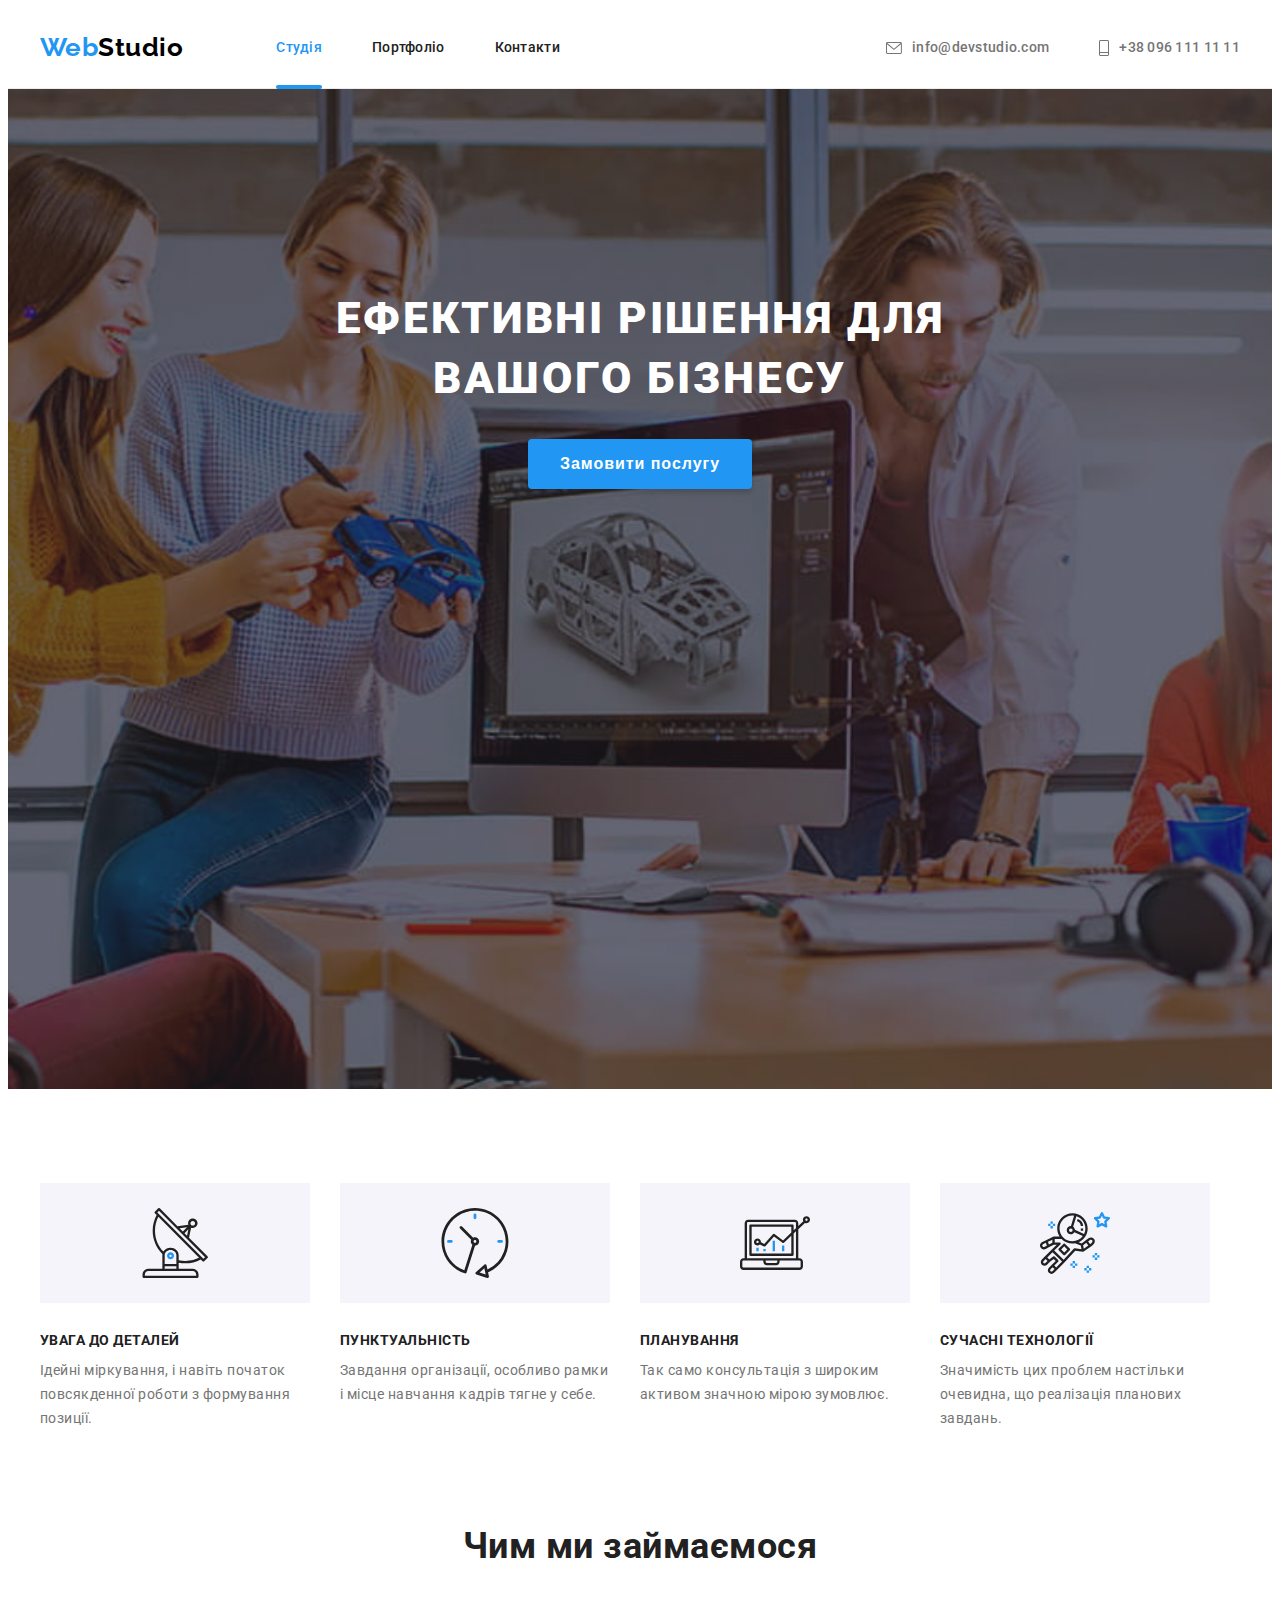
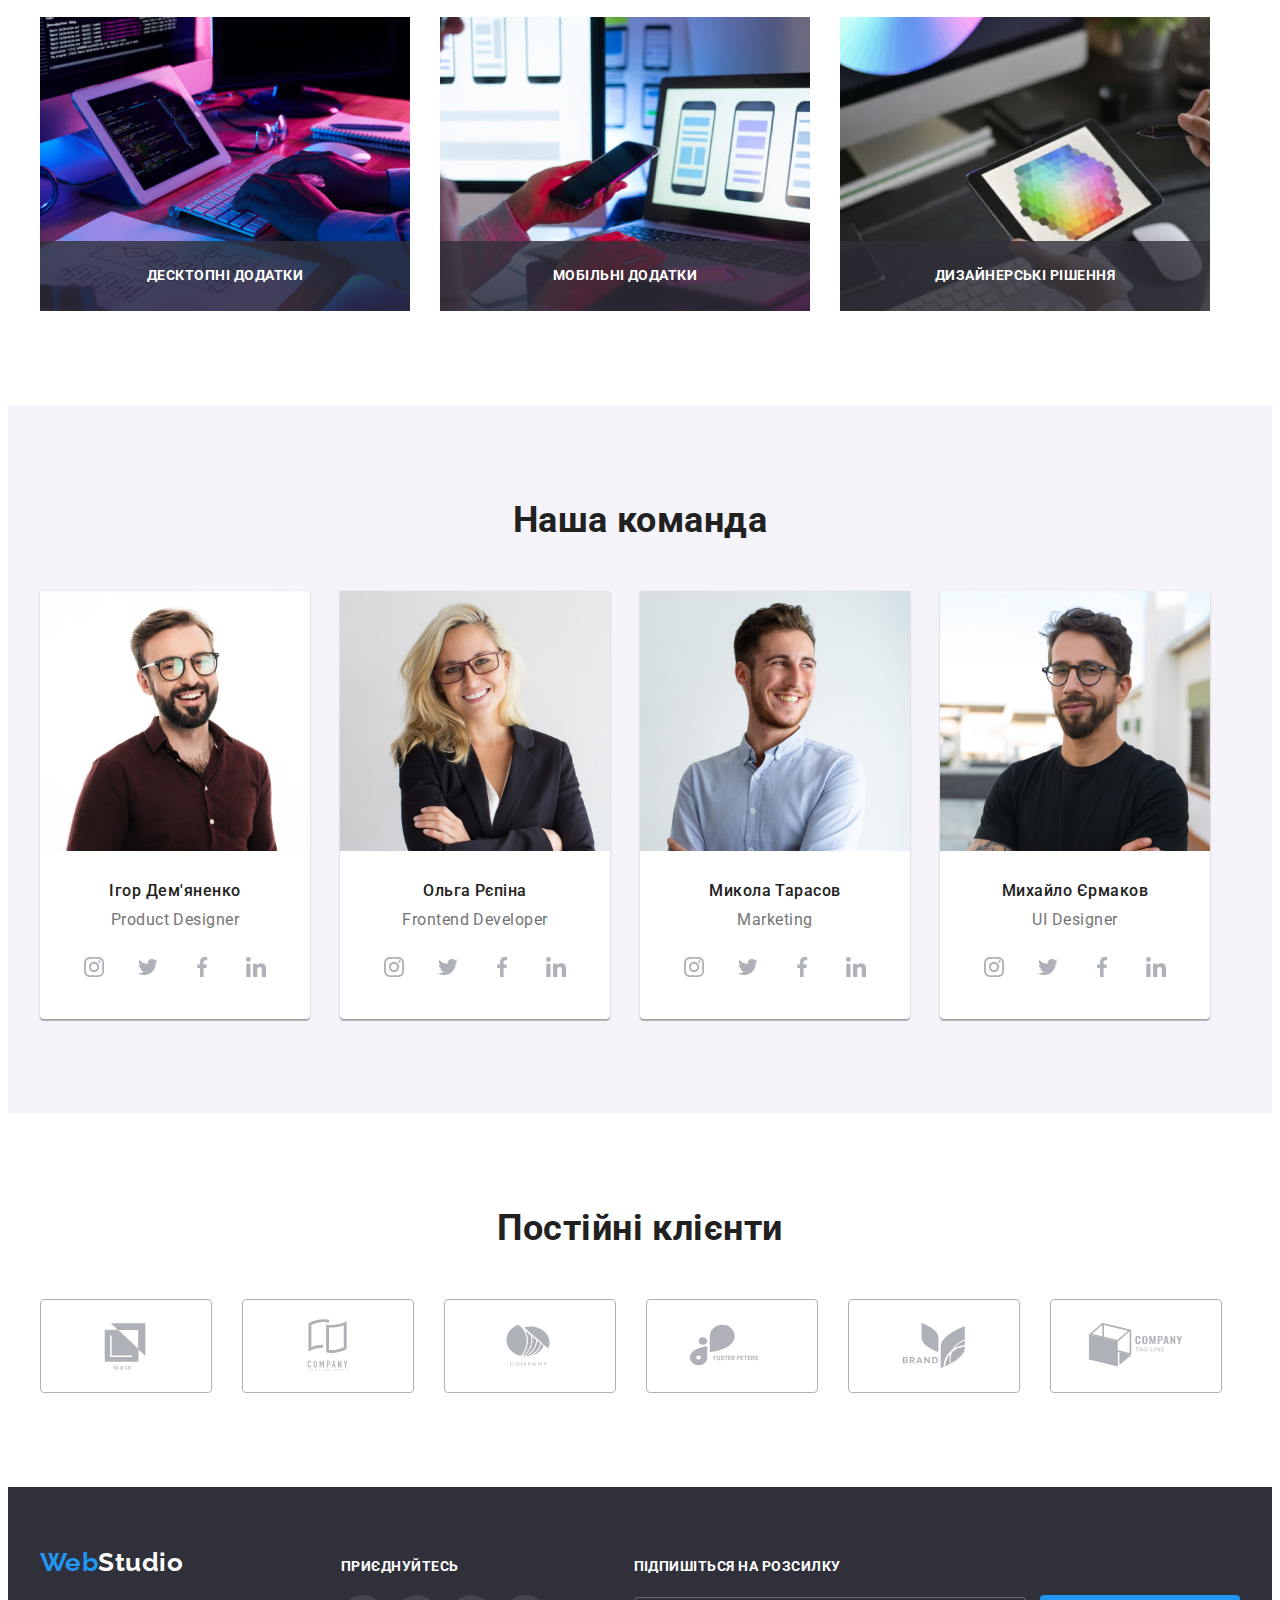
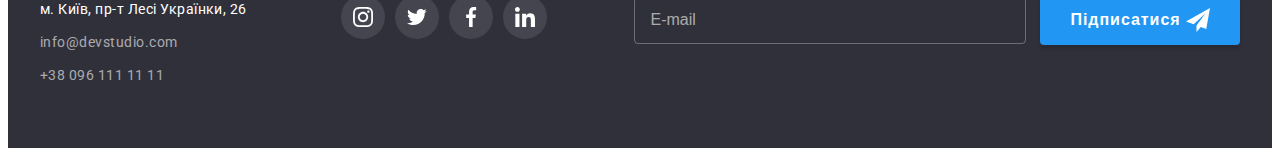
<file: index.html>
<!DOCTYPE html>
<html lang="uk">
  <head>
    <meta charset="UTF-8" />
    <meta http-equiv="X-UA-Compatible" content="IE=edge" />
    <meta name="viewport" content="width=device-width, initial-scale=1.0" />
    <link
      href="https://fonts.googleapis.com/css2?family=Raleway:wght@700&family=Roboto:wght@400;500;700;900&display=swap"
      rel="stylesheet"
    />
    <link rel="preconnect" href="https://fonts.googleapis.com" />
    <link rel="preconnect" href="https://fonts.gstatic.com" crossorigin />
    <link
      rel="stylesheet"
      href="https://cdnjs.cloudflare.com/ajax/libs/modern-normalize/1.1.0/modern-normalize.min.css"
      integrity="sha512-wpPYUAdjBVSE4KJnH1VR1HeZfpl1ub8YT/NKx4PuQ5NmX2tKuGu6U/JRp5y+Y8XG2tV+wKQpNHVUX03MfMFn9Q=="
      crossorigin="anonymous"
      referrerpolicy="no-referrer"
    />
    <link rel="stylesheet" href="./css/main.min.css" />
    <!-- <link rel="stylesheet" href="./css/styles.css" /> -->
    <title>Студія</title>
  </head>
  <body>
    <!--header-->
    <header class="header">
      <div class="header__container container">
        <nav class="nav">
          <a class="logo link" href="./index.html" lang="en"
            >Web<span class="studio" lang="en">Studio</span></a
          >
          <ul class="nav__list list">
            <li class="nav__item item">
              <a class="nav__link link current" href="./index.html">Студія</a>
            </li>
            <li class="nav__item item">
              <a class="nav__link link" href="./portfolio.html">Портфоліо</a>
            </li>
            <li class="nav__item item"><a class="nav__link link" href="">Контакти</a></li>
          </ul>
        </nav>
        <ul class="contacts list">
          <li class="contacts__item item">
            <a class="contacts__link link" href="mailto:info@devstudio.com"
              ><svg class="contacts__icon" width="16" height="12">
                <use href="./images/icons.svg#icon-envelope"></use></svg
              >info@devstudio.com</a
            >
          </li>
          <li class="contacts__item item">
            <a class="contacts__link link" href="tel:+380961111111"
              ><svg class="contacts__icon" width="10" height="16">
                <use href="./images/icons.svg#icon-mobile"></use></svg
              >+38 096 111 11 11</a
            >
          </li>
        </ul>
      </div>
    </header>
    <main>
      <!--hero-->
      <section class="hero">
        <div class="container">
          <h1 class="hero__title">Ефективні рішення для вашого бізнесу</h1>
          <button class="button-primary button-primary--hero button" type="button" data-modal-open>
            Замовити послугу
          </button>
        </div>
      </section>
      <!--features-->
      <section class="section">
        <div class="features container">
          <h2 class="visually-hidden">Наші переваги</h2>
          <ul class="features__list list">
            <li class="features__item item">
              <div class="features__card">
                <svg class="features__icon">
                  <use href="./images/icons.svg#icon-antenna"></use>
                </svg>
              </div>
              <h3 class="features__title">Увага до деталей</h3>
              <p class="features__text">
                Ідейні міркування, і навіть початок повсякденної роботи з формування позиції.
              </p>
            </li>
            <li class="features__item item">
              <div class="features__card">
                <svg class="features__icon">
                  <use href="./images/icons.svg#icon-clock"></use>
                </svg>
              </div>
              <h3 class="features__title">Пунктуальність</h3>
              <p class="features__text">
                Завдання організації, особливо рамки і місце навчання кадрів тягне у себе.
              </p>
            </li>
            <li class="features__item item">
              <div class="features__card">
                <svg class="features__icon">
                  <use href="./images/icons.svg#icon-diagram"></use>
                </svg>
              </div>
              <h3 class="features__title">Планування</h3>
              <p class="features__text">
                Так само консультація з широким активом значною мірою зумовлює.
              </p>
            </li>
            <li class="features__item item">
              <div class="features__card">
                <svg class="features__icon">
                  <use href="./images/icons.svg#icon-astronaut"></use>
                </svg>
              </div>
              <h3 class="features__title">Сучасні технології</h3>
              <p class="features__text">
                Значимість цих проблем настільки очевидна, що реалізація планових завдань.
              </p>
            </li>
          </ul>
        </div>
      </section>
      <!--specialty-->
      <section class="section no-padding">
        <div class="container">
          <h2 class="section-title">Чим ми займаємося</h2>
          <ul class="specialty list">
            <li class="specialty__item item">
              <div class="specialty__card">
                <img src="images/work1.jpg" alt="Десктопні додатки" width="370" height="290" />
                <div class="specialty__label">
                  <h3 class="specialty__title">Десктопні додатки</h3>
                </div>
              </div>
            </li>
            <li class="specialty__item item">
              <div class="specialty__card">
                <img src="images/work2.jpg" alt="Мобільні додатки" width="370" height="290" />
                <div class="specialty__label">
                  <h3 class="specialty__title">Мобільні додатки</h3>
                </div>
              </div>
            </li>
            <li class="specialty__item item">
              <div class="specialty__card">
                <img src="images/work3.jpg" alt="Дизайн" width="370" height="290" />
                <div class="specialty__label">
                  <h3 class="specialty__title">Дизайнерські рішення</h3>
                </div>
              </div>
            </li>
          </ul>
        </div>
      </section>
      <!--team-->
      <section class="team section">
        <div class="container">
          <h2 class="section-title">Наша команда</h2>
          <ul class="team__list list">
            <li class="team__card">
              <img src="images/team1.jpg" alt="Фото співробітника" width="270" height="250" />
              <div class="team__card-name">
                <h3 class="team__member">Ігор Дем'яненко</h3>
                <p class="team__position" lang="en">Product Designer</p>
                <div class="socails">
                  <ul class="socials__list list">
                    <li class="socials__item item">
                      <a
                        class="socials__link socials__link--team link"
                        href="https://www.instagram.com/"
                        target="_blank"
                        rel="noopener noreferrer"
                        aria-label="Інстаграм"
                      >
                        <svg class="socials__icon">
                          <use href="./images/icons.svg#icon-instagram"></use>
                        </svg>
                      </a>
                    </li>
                    <li class="socials__item item">
                      <a
                        class="socials__link socials__link--team link"
                        href="https://www.twitter.com/"
                        target="_blank"
                        rel="noopener noreferrer"
                        aria-label="Твіттер"
                      >
                        <svg class="socials__icon">
                          <use href="./images/icons.svg#icon-twitter"></use>
                        </svg>
                      </a>
                    </li>
                    <li class="socials__item item">
                      <a
                        class="socials__link socials__link--team link"
                        href="https://www.facebook.com/"
                        target="_blank"
                        rel="noopener noreferrer"
                        aria-label="Фейсбук"
                      >
                        <svg class="socials__icon">
                          <use href="./images/icons.svg#icon-facebook"></use>
                        </svg>
                      </a>
                    </li>
                    <li class="socials__item item">
                      <a
                        class="socials__link socials__link--team link"
                        href="https://www.linkedin.com/"
                        target="_blank"
                        rel="noopener noreferrer"
                        aria-label="Лінкедін"
                      >
                        <svg class="socials__icon">
                          <use href="./images/icons.svg#icon-linkedin"></use>
                        </svg>
                      </a>
                    </li>
                  </ul>
                </div>
              </div>
            </li>
            <li class="team__card">
              <img src="images/team2.jpg" alt="Фото співробітника" width="270" height="250" />
              <div class="team__card-name">
                <h3 class="team__member">Ольга Рєпіна</h3>
                <p class="team__position" lang="en">Frontend Developer</p>
                <div class="socails">
                  <ul class="socials__list list">
                    <li class="socials__item item">
                      <a
                        class="socials__link socials__link--team link"
                        href="https://www.instagram.com/"
                        target="_blank"
                        rel="noopener noreferrer"
                        aria-label="Інстаграм"
                      >
                        <svg class="socials__icon">
                          <use href="./images/icons.svg#icon-instagram"></use>
                        </svg>
                      </a>
                    </li>
                    <li class="socials__item item">
                      <a
                        class="socials__link socials__link--team link"
                        href="https://www.twitter.com/"
                        target="_blank"
                        rel="noopener noreferrer"
                        aria-label="Твіттер"
                      >
                        <svg class="socials__icon">
                          <use href="./images/icons.svg#icon-twitter"></use>
                        </svg>
                      </a>
                    </li>
                    <li class="socials__item item">
                      <a
                        class="socials__link socials__link--team link"
                        href="https://www.facebook.com/"
                        target="_blank"
                        rel="noopener noreferrer"
                        aria-label="Фейсбук"
                      >
                        <svg class="socials__icon">
                          <use href="./images/icons.svg#icon-facebook"></use>
                        </svg>
                      </a>
                    </li>
                    <li class="socials__item item">
                      <a
                        class="socials__link socials__link--team link"
                        href="https://www.linkedin.com/"
                        target="_blank"
                        rel="noopener noreferrer"
                        aria-label="Лінкедін"
                      >
                        <svg class="socials__icon">
                          <use href="./images/icons.svg#icon-linkedin"></use>
                        </svg>
                      </a>
                    </li>
                  </ul>
                </div>
              </div>
            </li>
            <li class="team__card">
              <img src="images/team3.jpg" alt="Фото співробітника" width="270" height="250" />
              <div class="team__card-name">
                <h3 class="team__member">Микола Тарасов</h3>
                <p class="team__position" lang="en">Marketing</p>
                <div class="socails">
                  <ul class="socials__list list">
                    <li class="socials__item item">
                      <a
                        class="socials__link socials__link--team link"
                        href="https://www.instagram.com/"
                        target="_blank"
                        rel="noopener noreferrer"
                        aria-label="Інстаграм"
                      >
                        <svg class="socials__icon">
                          <use href="./images/icons.svg#icon-instagram"></use>
                        </svg>
                      </a>
                    </li>
                    <li class="socials__item item">
                      <a
                        class="socials__link socials__link--team link"
                        href="https://www.twitter.com/"
                        target="_blank"
                        rel="noopener noreferrer"
                        aria-label="Твіттер"
                      >
                        <svg class="socials__icon">
                          <use href="./images/icons.svg#icon-twitter"></use>
                        </svg>
                      </a>
                    </li>
                    <li class="socials__item item">
                      <a
                        class="socials__link socials__link--team link"
                        href="https://www.facebook.com/"
                        target="_blank"
                        rel="noopener noreferrer"
                        aria-label="Фейсбук"
                      >
                        <svg class="socials__icon">
                          <use href="./images/icons.svg#icon-facebook"></use>
                        </svg>
                      </a>
                    </li>
                    <li class="socials__item item">
                      <a
                        class="socials__link socials__link--team link"
                        href="https://www.linkedin.com/"
                        target="_blank"
                        rel="noopener noreferrer"
                        aria-label="Лінкедін"
                      >
                        <svg class="socials__icon">
                          <use href="./images/icons.svg#icon-linkedin"></use>
                        </svg>
                      </a>
                    </li>
                  </ul>
                </div>
              </div>
            </li>
            <li class="team__card">
              <img src="images/team4.jpg" alt="Фото співробітника" width="270" height="250" />
              <div class="team__card-name">
                <h3 class="team__member">Михайло Єрмаков</h3>
                <p class="team__position" lang="en">UI Designer</p>
                <div class="socails">
                  <ul class="socials__list list">
                    <li class="socials__item item">
                      <a
                        class="socials__link socials__link--team link"
                        href="https://www.instagram.com/"
                        target="_blank"
                        rel="noopener noreferrer"
                        aria-label="Інстаграм"
                      >
                        <svg class="socials__icon">
                          <use href="./images/icons.svg#icon-instagram"></use>
                        </svg>
                      </a>
                    </li>
                    <li class="socials__item item">
                      <a
                        class="socials__link socials__link--team link"
                        href="https://www.twitter.com/"
                        target="_blank"
                        rel="noopener noreferrer"
                        aria-label="Твіттер"
                      >
                        <svg class="socials__icon">
                          <use href="./images/icons.svg#icon-twitter"></use>
                        </svg>
                      </a>
                    </li>
                    <li class="socials__item item">
                      <a
                        class="socials__link socials__link--team link"
                        href="https://www.facebook.com/"
                        target="_blank"
                        rel="noopener noreferrer"
                        aria-label="Фейсбук"
                      >
                        <svg class="socials__icon">
                          <use href="./images/icons.svg#icon-facebook"></use>
                        </svg>
                      </a>
                    </li>
                    <li class="socials__item item">
                      <a
                        class="socials__link socials__link--team link"
                        href="https://www.linkedin.com/"
                        target="_blank"
                        rel="noopener noreferrer"
                        aria-label="Лінкедін"
                      >
                        <svg class="socials__icon">
                          <use href="./images/icons.svg#icon-linkedin"></use>
                        </svg>
                      </a>
                    </li>
                  </ul>
                </div>
              </div>
            </li>
          </ul>
        </div>
      </section>
      <!-- clients -->
      <section class="section">
        <div class="container">
          <h2 class="section-title">Постійні клієнти</h2>
          <ul class="clients list">
            <li class="clients__card">
              <a class="clients__logo" href="">
                <svg class="clients__icon">
                  <use href="./images/icons.svg#icon-client1"></use></svg
              ></a>
            </li>
            <li class="clients__card">
              <a class="clients__logo" href="">
                <svg class="clients__icon">
                  <use href="./images/icons.svg#icon-client2"></use></svg
              ></a>
            </li>
            <li class="clients__card">
              <a class="clients__logo" href="">
                <svg class="clients__icon">
                  <use href="./images/icons.svg#icon-client3"></use></svg
              ></a>
            </li>
            <li class="clients__card">
              <a class="clients__logo" href="">
                <svg class="clients__icon">
                  <use href="./images/icons.svg#icon-client4"></use></svg
              ></a>
            </li>
            <li class="clients__card">
              <a class="clients__logo" href="">
                <svg class="clients__icon">
                  <use href="./images/icons.svg#icon-client5"></use></svg
              ></a>
            </li>
            <li class="clients__card">
              <a class="clients__logo" href="">
                <svg class="clients__icon">
                  <use href="./images/icons.svg#icon-client6"></use></svg
              ></a>
            </li>
          </ul>
        </div>
      </section>
    </main>
    <!-- footer -->
    <footer class="footer">
      <div class="footer__container container">
        <div>
          <a class="logo link" href="./index.html" lang="en"
            >Web<span lang="en" class="studio">Studio</span></a
          >
          <address class="address">
            <ul class="list">
              <li class="address__item item">
                <a
                  class="address__link address__link--map link"
                  href="https://goo.gl/maps/CPtrU1FHBa2aNyZL9"
                  target="_blank"
                  rel="noopener noreferrer"
                  >м. Київ, пр-т Лесі Українки, 26
                </a>
              </li>
              <li class="address__item item">
                <a class="address__link link" href="mailto:info@devstudio.com" lang="en"
                  >info@devstudio.com</a
                >
              </li>
              <li class="address__item item">
                <a class="address__link link" href="tel:+380961111111">+38 096 111 11 11</a>
              </li>
            </ul>
          </address>
        </div>

        <div class="socials">
          <b class="footer__title">Приєднуйтесь</b>
          <ul class="socials__list list">
            <li class="socials__item item">
              <a
                class="socials__link socials__link--footer link"
                href="https://www.instagram.com/"
                target="_blank"
                rel="noopener noreferrer"
                aria-label="Інстаграм"
              >
                <svg class="socials__icon">
                  <use href="./images/icons.svg#icon-instagram"></use>
                </svg>
              </a>
            </li>
            <li class="socials__item item">
              <a
                class="socials__link socials__link--footer link"
                href="https://www.twitter.com/"
                target="_blank"
                rel="noopener noreferrer"
                aria-label="Твіттер"
              >
                <svg class="socials__icon">
                  <use href="./images/icons.svg#icon-twitter"></use>
                </svg>
              </a>
            </li>
            <li class="socials__item item">
              <a
                class="socials__link socials__link--footer link"
                href="https://www.facebook.com/"
                target="_blank"
                rel="noopener noreferrer"
                aria-label="Фейсбук"
              >
                <svg class="socials__icon">
                  <use href="./images/icons.svg#icon-facebook"></use>
                </svg>
              </a>
            </li>
            <li class="socials__item item">
              <a
                class="socials__link socials__link--footer link"
                href="https://www.linkedin.com/"
                target="_blank"
                rel="noopener noreferrer"
                aria-label="Лінкедін"
              >
                <svg class="socials__icon">
                  <use href="./images/icons.svg#icon-linkedin"></use>
                </svg>
              </a>
            </li>
          </ul>
        </div>

        <form class="subscribe-form">
          <b class="subscribe-form__title">Підпишіться на розсилку</b>
          <div class="subscribe-form__field">
            <label class="visually-hidden" for="footer-email">Пошта</label>
            <input
              class="subscribe-form__mail"
              type="email"
              name="e-mail"
              id="footer-email"
              placeholder="E-mail"
            />
            <button class="button button-primary button-primary--footer" type="submit">
              Підписатися
              <svg width="24" height="24"><use href="./images/icons.svg#icon-send"></use></svg>
            </button>
          </div>
        </form>
      </div>
    </footer>

    <div class="backdrop is-hidden" data-modal>
      <div class="modal">
        <button class="close-btn" type="button" data-modal-close>
          <svg class="close-btn__icon"><use href="./images/icons.svg#icon-close"></use></svg>
        </button>
        <form class="form">
          <b class="form__title">Залиште свої дані, ми вам передзвонимо</b>

          <div class="form__field">
            <label class="form__label" for="user-name">Ім'я</label>
            <div class="input">
              <input class="form__input" type="text" name="user-name" id="user-name" />
              <svg class="form__icon">
                <use href="./images/icons.svg#icon-user"></use>
              </svg>
            </div>
          </div>
          <div class="form__field">
            <label class="form__label" for="user-tel">Телефон</label>
            <div class="input">
              <input class="form__input" type="tel" name="user-tel" id="user-tel" />
              <svg class="form__icon">
                <use href="./images/icons.svg#icon-phone"></use>
              </svg>
            </div>
          </div>
          <div class="form__field">
            <label class="form__label" for="user-mail">Пошта</label>
            <div class="input">
              <input class="form__input" type="email" name="user-mail" id="user-mail" />
              <svg class="form__icon">
                <use href="./images/icons.svg#icon-email"></use>
              </svg>
            </div>
          </div>
          <div class="form__field">
            <label class="form__label" for="comment">Коментар</label>
            <textarea
              class="form__input form__input-textarea"
              name="comment"
              id="comment"
              placeholder="Введіть текст"
            ></textarea>
          </div>

          <label class="agree-label">
            <input
              class="checkbox visually-hidden"
              type="checkbox"
              name="checkbox"
              value="agreement"
            />
            <svg class="icon-check">
              <use class="check" href="./images/icons.svg#icon-check"></use>
              <use class="uncheck" href="./images/icons.svg#icon-uncheck"></use>
            </svg>
            <span
              >Погоджуюся з розсилкою та приймаю
              <a class="agree-link" href="" target="_blank" rel="noopener noreferrer"
                >Умови договору</a
              ></span
            >
          </label>

          <button class="button-primary button-primary--form button" type="submit">
            Відправити
          </button>
        </form>
      </div>
    </div>
    <script src="./js/modal.js"></script>
  </body>
</html>
</file>
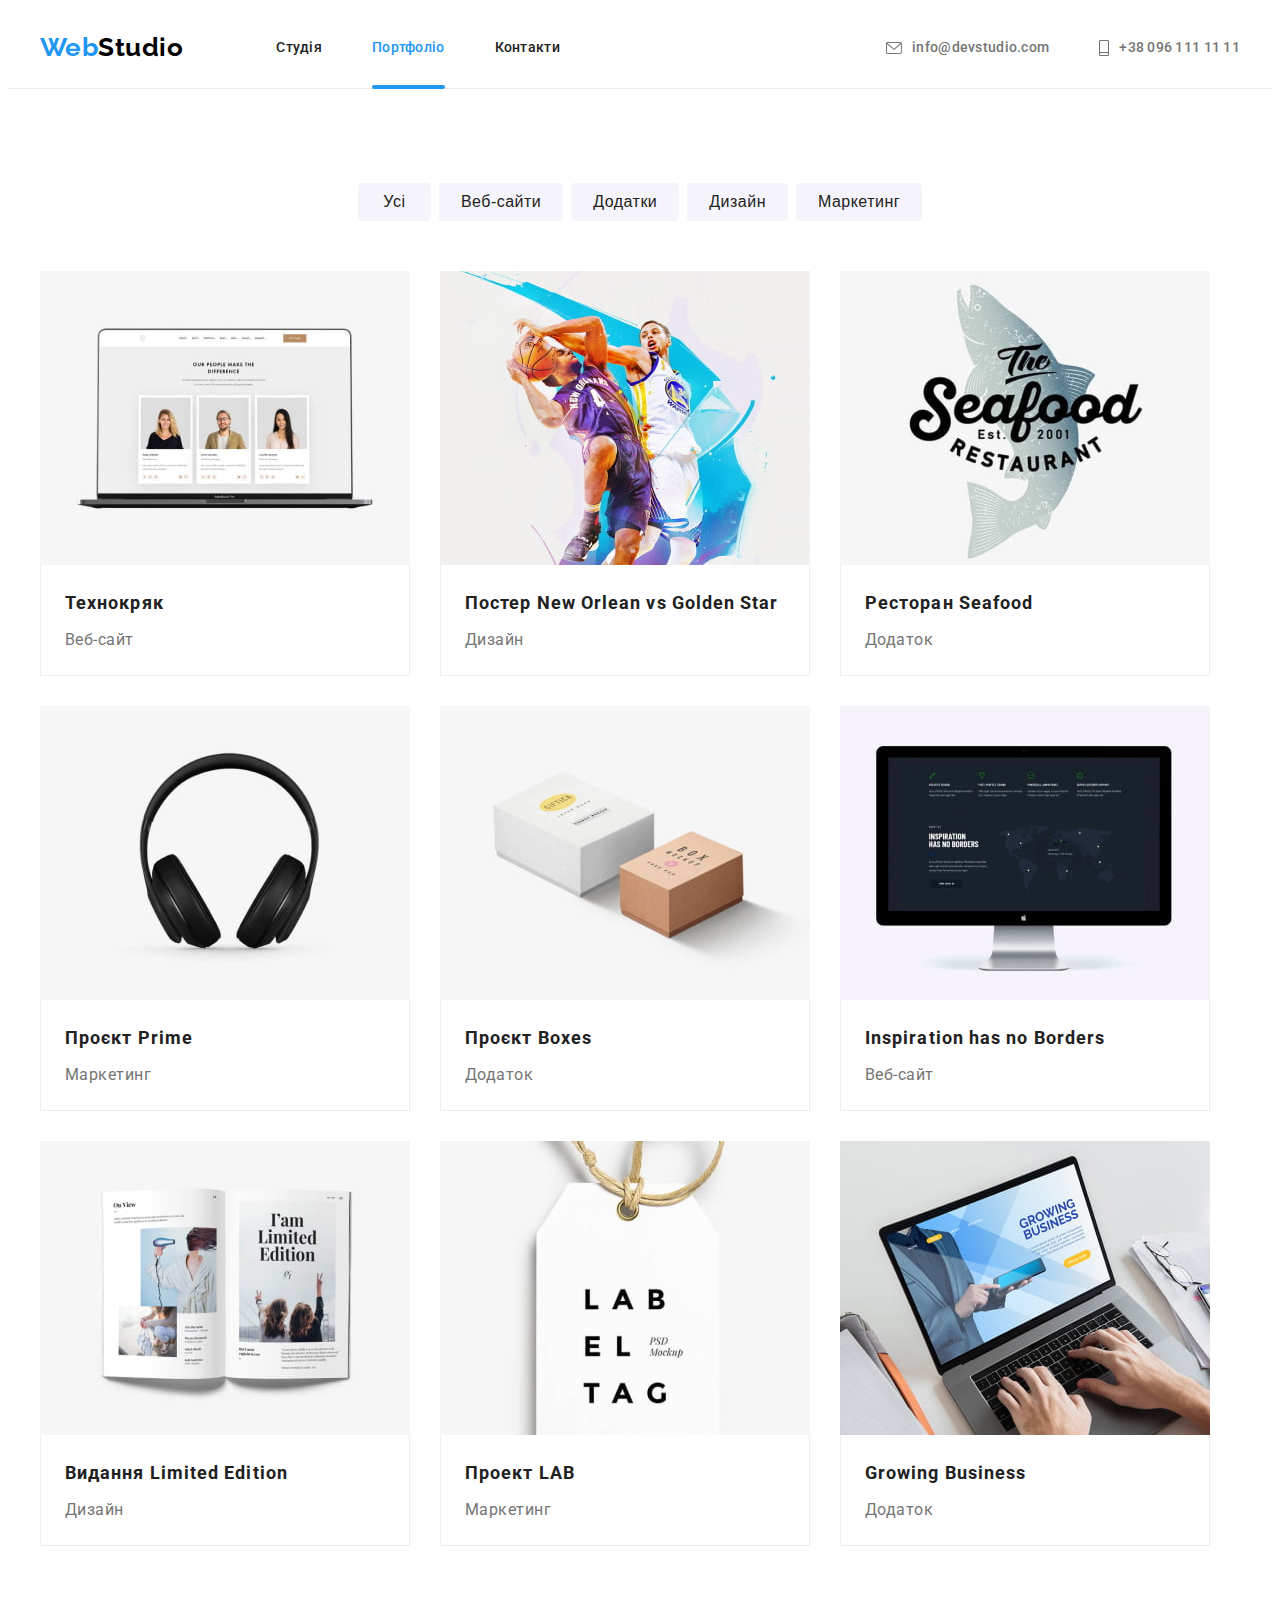
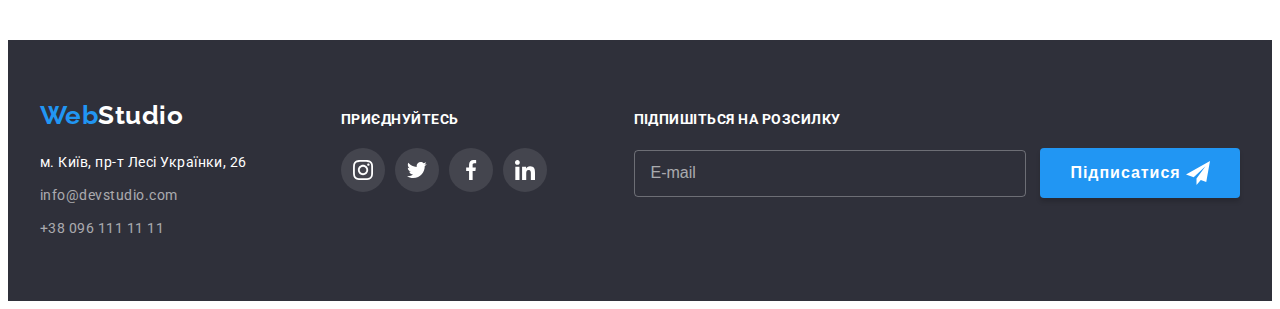
<file: portfolio.html>
<!DOCTYPE html>
<html lang="uk">
  <head>
    <meta charset="UTF-8" />
    <meta http-equiv="X-UA-Compatible" content="IE=edge" />
    <meta name="viewport" content="width=device-width, initial-scale=1.0" />
    <link
      href="https://fonts.googleapis.com/css2?family=Raleway:wght@700&family=Roboto:wght@400;500;700;900&display=swap"
      rel="stylesheet"
    />
    <link rel="preconnect" href="https://fonts.googleapis.com" />
    <link rel="preconnect" href="https://fonts.gstatic.com" crossorigin />
    <link
      rel="stylesheet"
      href="https://cdnjs.cloudflare.com/ajax/libs/modern-normalize/1.1.0/modern-normalize.min.css"
      integrity="sha512-wpPYUAdjBVSE4KJnH1VR1HeZfpl1ub8YT/NKx4PuQ5NmX2tKuGu6U/JRp5y+Y8XG2tV+wKQpNHVUX03MfMFn9Q=="
      crossorigin="anonymous"
      referrerpolicy="no-referrer"
    />
    <link rel="stylesheet" href="./css/main.min.css" />
    <!-- <link rel="stylesheet" href="./css/styles.css" /> -->
    <title>Портфоліо</title>
  </head>
  <body>
    <!--header-->
    <header class="header">
      <div class="header__container container">
        <nav class="nav">
          <a class="logo link" href="./index.html" lang="en"
            >Web<span class="studio" lang="en">Studio</span></a
          >
          <ul class="nav__list list">
            <li class="nav__item item">
              <a class="nav__link link" href="./index.html">Студія</a>
            </li>
            <li class="nav__item item">
              <a class="nav__link link current" href="./portfolio.html">Портфоліо</a>
            </li>
            <li class="nav__item item"><a class="nav__link link" href="">Контакти</a></li>
          </ul>
        </nav>
        <ul class="contacts list">
          <li class="contacts__item item">
            <a class="contacts__link link" href="mailto:info@devstudio.com"
              ><svg class="contacts__icon" width="16" height="12">
                <use href="./images/icons.svg#icon-envelope"></use></svg
              >info@devstudio.com</a
            >
          </li>
          <li class="contacts__item item">
            <a class="contacts__link link" href="tel:+380961111111"
              ><svg class="contacts__icon" width="10" height="16">
                <use href="./images/icons.svg#icon-mobile"></use></svg
              >+38 096 111 11 11</a
            >
          </li>
        </ul>
      </div>
    </header>
    <main>
      <!-- our works -->
      <section class="section">
        <div class="container">
          <h1 class="visually-hidden">Наші роботи</h1>
          <!-- filter -->
          <ul class="filter-list list">
            <li class="filter-list__item item">
              <button class="button secondary" type="button">Усі</button>
            </li>
            <li class="filter-list__item item">
              <button class="button secondary" type="button">Веб-сайти</button>
            </li>
            <li class="filter-list__item item">
              <button class="button secondary" type="button">Додатки</button>
            </li>
            <li class="filter-list__item item">
              <button class="button secondary" type="button">Дизайн</button>
            </li>
            <li class="filter-list__item item">
              <button class="button secondary" type="button">Маркетинг</button>
            </li>
          </ul>
          <!-- examples -->
          <ul class="product list">
            <li class="product__item item">
              <a href="" class="product__link link">
                <div class="product__thumb">
                  <img
                    src="./images/portfolio/example1.jpg"
                    alt="Веб-сайт Технокряк"
                    width="370"
                    height="294"
                  />
                  <div class="product__overlay">
                    <p class="product__overlay-text">
                      Ресурс пропонує комплексні пропозиції з різним рівнем функціоналу та сервісів.
                      Все це дозволить відвідувачу отримати вичерпні відомості про компанію чи
                      приватну особу.
                    </p>
                  </div>
                </div>
                <div class="product__name">
                  <h2 class="product__title">Технокряк</h2>
                  <p class="product__text">Веб-сайт</p>
                </div>
              </a>
            </li>
            <li class="product__item item">
              <a href="" class="product__link link">
                <div class="product__thumb">
                  <img
                    src="./images/portfolio/example2.jpg"
                    alt="Волейбольний постер"
                    width="370"
                    height="294"
                  />
                  <div class="product__overlay">
                    <p class="product__overlay-text">
                      Ресурс пропонує комплексні пропозиції з різним рівнем функціоналу та сервісів.
                      Все це дозволить відвідувачу отримати вичерпні відомості про компанію чи
                      приватну особу.
                    </p>
                  </div>
                </div>
                <div class="product__name">
                  <h2 class="product__title">Постер New Orlean vs Golden Star</h2>
                  <p class="product__text">Дизайн</p>
                </div>
              </a>
            </li>
            <li class="product__item item">
              <a href="" class="product__link link">
                <div class="product__thumb">
                  <img
                    src="./images/portfolio/example3.jpg"
                    alt="Додаток для ресторану"
                    width="370"
                    height="294"
                  />
                  <div class="product__overlay">
                    <p class="product__overlay-text">
                      Ресурс пропонує комплексні пропозиції з різним рівнем функціоналу та сервісів.
                      Все це дозволить відвідувачу отримати вичерпні відомості про компанію чи
                      приватну особу.
                    </p>
                  </div>
                </div>
                <div class="product__name">
                  <h2 class="product__title">Ресторан Seafood</h2>
                  <p class="product__text">Додаток</p>
                </div>
              </a>
            </li>
            <li class="product__item item">
              <a href="" class="product__link link">
                <div class="product__thumb">
                  <img
                    src="./images/portfolio/example4.jpg"
                    alt="Реклама електроніки"
                    width="370"
                    height="294"
                  />
                  <div class="product__overlay">
                    <p class="product__overlay-text">
                      Ресурс пропонує комплексні пропозиції з різним рівнем функціоналу та сервісів.
                      Все це дозволить відвідувачу отримати вичерпні відомості про компанію чи
                      приватну особу.
                    </p>
                  </div>
                </div>
                <div class="product__name">
                  <h2 class="product__title">Проєкт Prime</h2>
                  <p class="product__text">Маркетинг</p>
                </div>
              </a>
            </li>
            <li class="product__item item">
              <a href="" class="product__link link">
                <div class="product__thumb">
                  <img
                    src="./images/portfolio/example5.jpg"
                    alt="Додаток для пошти"
                    width="370"
                    height="294"
                  />
                  <div class="product__overlay">
                    <p class="product__overlay-text">
                      Ресурс пропонує комплексні пропозиції з різним рівнем функціоналу та сервісів.
                      Все це дозволить відвідувачу отримати вичерпні відомості про компанію чи
                      приватну особу.
                    </p>
                  </div>
                </div>
                <div class="product__name">
                  <h2 class="product__title">Проєкт Boxes</h2>
                  <p class="product__text">Додаток</p>
                </div>
              </a>
            </li>
            <li class="product__item item">
              <a href="" class="product__link link">
                <div class="product__thumb">
                  <img
                    src="./images/portfolio/example6.jpg"
                    alt="Мотивуючий веб-сайт"
                    width="370"
                    height="294"
                  />
                  <div class="product__overlay">
                    <p class="product__overlay-text">
                      Ресурс пропонує комплексні пропозиції з різним рівнем функціоналу та сервісів.
                      Все це дозволить відвідувачу отримати вичерпні відомості про компанію чи
                      приватну особу.
                    </p>
                  </div>
                </div>
                <div class="product__name">
                  <h2 class="product__title">Inspiration has no Borders</h2>
                  <p class="product__text">Веб-сайт</p>
                </div>
              </a>
            </li>
            <li class="product__item item">
              <a href="" class="product__link link">
                <div class="product__thumb">
                  <img
                    src="./images/portfolio/example7.jpg"
                    alt="Дизайн видання"
                    width="370"
                    height="294"
                  />
                  <div class="product__overlay">
                    <p class="product__overlay-text">
                      Ресурс пропонує комплексні пропозиції з різним рівнем функціоналу та сервісів.
                      Все це дозволить відвідувачу отримати вичерпні відомості про компанію чи
                      приватну особу.
                    </p>
                  </div>
                </div>
                <div class="product__name">
                  <h2 class="product__title">Видання Limited Edition</h2>
                  <p class="product__text">Дизайн</p>
                </div>
              </a>
            </li>
            <li class="product__item item">
              <a href="" class="product__link link">
                <div class="product__thumb">
                  <img
                    src="./images/portfolio/example8.jpg"
                    alt="Маркетинговий проєкт"
                    width="370"
                    height="294"
                  />
                  <div class="product__overlay">
                    <p class="product__overlay-text">
                      Ресурс пропонує комплексні пропозиції з різним рівнем функціоналу та сервісів.
                      Все це дозволить відвідувачу отримати вичерпні відомості про компанію чи
                      приватну особу.
                    </p>
                  </div>
                </div>
                <div class="product__name">
                  <h2 class="product__title">Проект LAB</h2>
                  <p class="product__text">Маркетинг</p>
                </div>
              </a>
            </li>
            <li class="product__item item">
              <a href="" class="product__link link">
                <div class="product__thumb">
                  <img
                    src="./images/portfolio/example9.jpg"
                    alt="Додаток для бізнесу"
                    width="370"
                    height="294"
                  />
                  <div class="product__overlay">
                    <p class="product__overlay-text">
                      Ресурс пропонує комплексні пропозиції з різним рівнем функціоналу та сервісів.
                      Все це дозволить відвідувачу отримати вичерпні відомості про компанію чи
                      приватну особу.
                    </p>
                  </div>
                </div>
                <div class="product__name">
                  <h2 class="product__title">Growing Business</h2>
                  <p class="product__text">Додаток</p>
                </div>
              </a>
            </li>
          </ul>
        </div>
      </section>
    </main>
    <!-- footer -->
    <footer class="footer">
      <div class="footer__container container">
        <div>
          <a class="logo link" href="./index.html" lang="en"
            >Web<span lang="en" class="studio">Studio</span></a
          >
          <address class="address">
            <ul class="list">
              <li class="address__item item">
                <a
                  class="address__link address__link--map link"
                  href="https://goo.gl/maps/CPtrU1FHBa2aNyZL9"
                  target="_blank"
                  rel="noopener noreferrer"
                  >м. Київ, пр-т Лесі Українки, 26
                </a>
              </li>
              <li class="address__item item">
                <a class="address__link link" href="mailto:info@devstudio.com" lang="en"
                  >info@devstudio.com</a
                >
              </li>
              <li class="address__item item">
                <a class="address__link link" href="tel:+380961111111">+38 096 111 11 11</a>
              </li>
            </ul>
          </address>
        </div>

        <div class="socials">
          <b class="footer__title">Приєднуйтесь</b>
          <ul class="socials__list list">
            <li class="socials__item item">
              <a
                class="socials__link socials__link--footer link"
                href="https://www.instagram.com/"
                target="_blank"
                rel="noopener noreferrer"
                aria-label="Інстаграм"
              >
                <svg class="socials__icon">
                  <use href="./images/icons.svg#icon-instagram"></use>
                </svg>
              </a>
            </li>
            <li class="socials__item item">
              <a
                class="socials__link socials__link--footer link"
                href="https://www.twitter.com/"
                target="_blank"
                rel="noopener noreferrer"
                aria-label="Твіттер"
              >
                <svg class="socials__icon">
                  <use href="./images/icons.svg#icon-twitter"></use>
                </svg>
              </a>
            </li>
            <li class="socials__item item">
              <a
                class="socials__link socials__link--footer link"
                href="https://www.facebook.com/"
                target="_blank"
                rel="noopener noreferrer"
                aria-label="Фейсбук"
              >
                <svg class="socials__icon">
                  <use href="./images/icons.svg#icon-facebook"></use>
                </svg>
              </a>
            </li>
            <li class="socials__item item">
              <a
                class="socials__link socials__link--footer link"
                href="https://www.linkedin.com/"
                target="_blank"
                rel="noopener noreferrer"
                aria-label="Лінкедін"
              >
                <svg class="socials__icon">
                  <use href="./images/icons.svg#icon-linkedin"></use>
                </svg>
              </a>
            </li>
          </ul>
        </div>

        <form class="subscribe-form">
          <b class="subscribe-form__title">Підпишіться на розсилку</b>
          <div class="subscribe-form__field">
            <label class="visually-hidden" for="footer-email">Пошта</label>
            <input
              class="subscribe-form__mail"
              type="email"
              name="e-mail"
              id="footer-email"
              placeholder="E-mail"
            />
            <button class="button button-primary button-primary--footer" type="submit">
              Підписатися
              <svg width="24" height="24"><use href="./images/icons.svg#icon-send"></use></svg>
            </button>
          </div>
        </form>
      </div>
    </footer>
  </body>
</html>
</file>
<file: css/styles.css>
/* основний колір тексту #757575 */
/* колір заголовків #212121 */
/* акцент #2196F3 */
/* колір тексту в футері і герої #FFFFFF */
/* колір фону герой, футер #2F303A*/
/* колір фону секції Наша команда #F5F4FA*/

/* :root {

  --accent-bg-color: #2f303a;
  --second-bg-color: #f5f4fa;
  --primary-bg-color: #ffffff;

  
  --primary-text-color: #757575;
  --title-text-color: #212121;
  --accent-color: #2196f3;
  --primary-white-color: #ffffff;
  --primary-black-color: #000000;

  
  --btn-bg-hover: #188ce8;

  --btn-border-radius: 4px;

 
  --icon-color: #afb1b8;
} */

/* body {
  background-color: var(--primary-bg-color);
  color: var(--primary-text-color);

  font-family: Roboto, sans-serif;
  letter-spacing: 0.03em;
} */

/* reset */
/* h1,
h2,
h3,
h4,
h5,
h6,
p,
b,
ul {
  margin: 0;
  padding: 0;
}

img {
  display: block;
  max-width: 100%;
  height: auto;
}

.list {
  list-style: none;
  padding: 0;
  margin: 0;
}

.link {
  text-decoration: none;
} */

/* container */
/* .container {
  margin-left: auto;
  margin-right: auto;
  width: 1200px;
  padding-left: 15px;
  padding-right: 15px;
} */

/* button */
/* .button {
  border: none;
  border-radius: var(--border-radius);

  text-align: center;
  cursor: pointer;
  display: inline-block;
  border-radius: 4px;

  transition: background-color 250ms cubic-bezier(0.4, 0, 0.2, 1);
}

.button-primary {
  min-height: 50px;
  padding: 10px 32px;
  box-shadow: 0px 4px 4px rgba(0, 0, 0, 0.15);

  color: var(--primary-white-color);
  background-color: var(--accent-color);

  font-weight: 700;
  font-size: 16px;
  line-height: 1.88;
  letter-spacing: 0.06em;
}

.button-primary:hover,
.button-primary:focus {
  color: var(--primary-white-color);
  background-color: var(--btn-bg-hover);
}

.button-primary--hero {
  min-width: 216px;
}

.button-primary--form {
  display: block;
  min-width: 200px;
  margin-left: auto;
  margin-right: auto;
}

.button-primary--footer {
  display: inline-flex;
  align-items: center;
  justify-content: space-around;
  min-width: 200px;
  padding: 10px 28px;
} */

/* hidden */
/* .visually-hidden {
  position: absolute;
  width: 1px;
  height: 1px;
  margin: -1px;
  border: 0;
  padding: 0;
  white-space: nowrap;
  clip-path: inset(100%);
  clip: rect(0 0 0 0);
  overflow: hidden;
} */

/* header */
/* .header {
  border-top: 0;
  border-right: 0;
  border-left: 0;
  border-bottom: 1px solid #ececec;
}

.header__container {
  display: flex;
  align-items: center;
} */

/* logo */
/* .logo,
.studio {
  font-family: Raleway, sans-serif;
  font-weight: 700;
  font-size: 26px;
  line-height: 1.2;
}

.logo {
  color: var(--accent-color);
}

.studio {
  color: var(--primary-black-color);
  display: inline-block;
} */

/* site nav */
/* .nav {
  display: flex;
  align-items: center;
}

.nav__list {
  display: flex;
  margin-left: 93px;
}

.nav__item:not(:last-child) {
  margin-right: 50px;
}

.nav__link {
  display: block;
  
  padding-top: 32px;
  padding-bottom: 32px;

  color: var(--title-text-color);
  font-weight: 500;
  font-size: 14px;
  line-height: 1.14;
  letter-spacing: 0.02em;

  transition: color 250ms cubic-bezier(0.4, 0, 0.2, 1);
}

.nav__link:hover,
.nav__link:focus {
  color: var(--accent-color);
}

.nav__list .current {
  position: relative;
}

.nav__link.current {
  color: var(--accent-color);
}

.nav__link.current::after {
  position: absolute;
  bottom: -1.5%;
  left: 0;

  content: '';
  display: inline-block;
  width: 100%;
  height: 4px;

  background-color: var(--accent-color);
  border-radius: 2px;
} */

/* contacts */
/* .contacts {
  display: flex;
  margin-left: auto;
}

.contacts__item:not(:last-child) {
  margin-right: 50px;
}

.contacts__link {
  display: inline-flex;
  align-items: center;
  padding-top: 32px;
  padding-bottom: 32px;

  color: var(--primary-text-color);

  font-weight: 500;
  font-size: 14px;
  line-height: 1.14;
  letter-spacing: 0.02em;

  transition: color 250ms cubic-bezier(0.4, 0, 0.2, 1);
}

.contacts__link:hover,
.contacts__link:focus {
  color: var(--accent-color);
}

.contacts__icon {
  fill: currentColor;
  margin-right: 10px;
} */

/* hero */
/* .hero {
  padding-top: 200px;
  padding-bottom: 200px;
  margin-left: auto;
  margin-right: auto;

  background-color: var(--accent-bg-color);
  text-align: center;

  background-image: linear-gradient(to right, rgba(47, 48, 58, 0.4), rgba(47, 48, 58, 0.4)),
    url(../images/hero-img.jpg);
  background-repeat: no-repeat;
  background-size: cover;
  background-position: center;
  height: 600px;
  max-width: 1600px;
}

.hero__title {
  margin: 0 auto 30px;
  width: 696px;

  color: var(--primary-white-color);

  font-weight: 900;
  font-size: 44px;
  line-height: 1.36;
  letter-spacing: 0.06em;
  text-transform: uppercase;
} */

/* section */

/* .section {
  padding-top: 94px;
  padding-bottom: 94px;
} */

/* .section.no-padding {
  padding-top: 0;
}

.section-title {
  margin-bottom: 50px;

  color: var(--title-text-color);

  font-size: 36px;
  line-height: 1.17;
  text-align: center;
} */


/* features */
/* .features__list {
  display: flex;
}

.features__item {
  width: 270px;
}

.features__item:not(:last-child) {
  margin-right: 30px;
}

.features__card {
  display: flex;
  justify-content: center;
  align-items: center;

  height: 120px;
  margin-bottom: 30px;

  background-color: var(--second-bg-color);
}

.features__icon {
  width: 70px;
  height: 70px;
}

.features__title {
  margin-bottom: 10px;

  color: var(--title-text-color);

  font-size: 14px;
  line-height: 1.14;
  text-transform: uppercase;
}

.features__text {
  font-size: 14px;
  line-height: 1.71;
} */


/* specialty */
/* .specialty {
  display: flex;
}

.specialty__item:not(:last-child) {
  margin-right: 30px;
}

.specialty__card {
  position: relative;
}

.specialty__label {
  position: absolute;
  display: flex;
  bottom: 0;
  left: 0;
  width: 100%;
  height: 70px;

  background-color: rgba(47, 48, 58, 0.8);
}

.specialty__title {
  display: flex;
  justify-content: center;
  align-items: center;

  text-transform: uppercase;
  color: var(--primary-white-color);

  font-size: 14px;
  line-height: 1.14;
  width: 100%;
} */

/* team */
/* .team {
  background-color: var(--second-bg-color);
}

.team__list {
  display: flex;
}

.team__card:not(:last-child) {
  margin-right: 30px;
}

.team__card {
  background-color: var(--primary-white-color);

  width: 270px;

  border-radius: 0px 0px 4px 4px;
  box-shadow: 0px 1px 3px rgba(0, 0, 0, 0.12), 0px 1px 1px rgba(0, 0, 0, 0.14),
    0px 2px 1px rgba(0, 0, 0, 0.2);
}

.team__card-name {
  padding: 30px;
  text-align: center;
}

.team__member {
  color: var(--title-text-color);
  font-weight: 500;
  font-size: 16px;
  line-height: 1.19;
  margin-bottom: 10px;
}

.team__position {
  font-size: 16px;
  line-height: 1.19;

  margin-bottom: 16px;
} */

/* client */
/* .clients {
  display: flex;
}

.clients__card:not(:last-child) {
  margin-right: 30px;
}

.clients__logo {
  display: flex;
  justify-content: center;
  align-items: center;

  width: 170px;
  height: 92px;
  border: 1px solid #afb1b8;
  border-radius: 4px;

  color: var(--icon-color);

  transition: color 250ms cubic-bezier(0.4, 0, 0.2, 1);
}

.clients__logo:hover,
.clients__logo:focus {
  color: var(--accent-color);
  border: 1px solid var(--accent-color);
}

.clients__icon {
  width: 106px;
  height: 60px;
  fill: currentColor;
} */

/* footer */
/* .footer {
  padding-top: 60px;
  padding-bottom: 60px;

  background-color: var(--accent-bg-color);
}

.footer__container {
  display: flex;
  align-items: baseline;
}

.footer__title {
  display: block;
  color: var(--primary-white-color);
  font-size: 14px;
  line-height: 1.14;
  text-transform: uppercase;
  margin-bottom: 20px;
}

.footer .studio {
  color: var(--primary-white-color);
}

.footer .logo {
  display: inline-flex;
  margin-bottom: 20px;
} */

/* address */
/* .address {
  font-weight: 400;
  font-size: 14px;
  line-height: 1.71;
  font-style: normal;

  width: 231px;
}

.address__item:not(:last-child) {
  margin-bottom: 9px;
}

.address__link {
  display: inline-block;
  color: rgba(255, 255, 255, 0.6);
  transition: color, 250ms cubic-bezier(0.4, 0, 0.2, 1);
}

.address__link--map {
  color: var(--primary-white-color);
}

.address__link:hover,
.address__link:focus {
  color: var(--accent-color);
} */

/* socials */

/* .socials {
  margin-left: 70px;
}

.socials__link {
  display: flex;
  align-items: center;
  justify-content: center;
  background-color: rgba(255, 255, 255, 0.1);
  border-radius: 50%;
  width: 44px;
  height: 44px;
  
  transition: color 250ms cubic-bezier(0.4, 0, 0.2, 1),
    background-color 250ms cubic-bezier(0.4, 0, 0.2, 1);
}

.socials__link--footer {
  color: #ffffff;
}

.socials__link--team {
  color: #afb1b8;
}

.socials__link:hover,
.socials__link:focus {
  background-color: var(--accent-color);
  color: var(--primary-white-color);
}

.socials__icon {
  width: 20px;
  height: 20px;
  fill: currentColor;
}

.socials__list {
  display: flex;
  justify-content: center;
}

.socials__item:not(:last-child),
.social-team .item + .item {
  margin-right: 10px;
} */


/* footer form */

/* .subscribe-form {
  margin-left: auto;
}

.subscribe-form__title {
  display: block;
  color: var(--primary-white-color);
  font-size: 14px;
  line-height: 1.14;
  text-transform: uppercase;
  margin-bottom: 20px;
}
.subscribe-form__field {
  display: flex;
  align-items: center;
  justify-content: center;
}

.subscribe-form__mail {
  padding: 15px 16px;
  margin-right: 10px;
  width: 358px;

  background-color: inherit;
  border-radius: 4px;
  color: rgba(255, 255, 255, 0.6);
  border: 1px solid rgba(255, 255, 255, 0.3);
  outline: transparent;
  transition: border-color 250ms cubic-bezier(0.4, 0, 0.2, 1);
}

.subscribe-form__mail::placeholder {
  color: rgba(255, 255, 255, 0.6);
  font-size: 16px;
}


.subscribe-form__mail:focus {
  border-color: var(--accent-color);
} */


/* modal */
/* .backdrop {
  position: fixed;
  top: 0;
  left: 0;
  width: 100%;
  height: 100%;
  background-color: rgba(0, 0, 0, 0.2);
  
  opacity: 1;
  transition: opacaty 250ms cubic-bezier(0.4, 0, 0.2, 1);
}

.is-hidden {
  opacity: 0;
  pointer-events: none;
  visibility: hidden;
}

.backdrop.is-hidden .modal {
  transform: translate(-50%, -50%) scale(0.9);
}

.modal {
  position: absolute;
  top: 50%;
  left: 50%;
  transform: translate(-50%, -50%) scale(1);
  min-width: 528px;
  padding: 40px;

  background-color: var(--primary-bg-color);
  border-radius: var(--btn-border-radius);
  box-shadow: 0px 1px 3px rgba(0, 0, 0, 0.12), 0px 1px 1px rgba(0, 0, 0, 0.14),
    0px 2px 1px rgba(0, 0, 0, 0.2);
  transition: transform 250ms cubic-bezier(0.4, 0, 0.2, 1);
}

.close-btn {
  position: absolute;
  top: 8px;
  right: 8px;

  width: 30px;
  height: 30px;

  border: 1px solid rgba(0, 0, 0, 0.1);
  border-radius: 50%;

  background-color: var(--primary-bg-color);
  display: flex;
  justify-content: center;
  align-items: center;

  cursor: pointer;

  transition: color 250ms cubic-bezier(0.4, 0, 0.2, 1);
}

.close-btn:hover,
.close-btn:focus {
  color: var(--accent-color);
}

.close-btn__icon {
  width: 11px;
  height: 11px;
  fill: currentColor;
} */


/* .form__title {
  display: block;
  margin-bottom: 12px;

  font-size: 20px;
  line-height: calc(23 / 20);
  text-align: center;

  color: var(--title-text-color);
}

.form__field{
  display:flex;
  flex-direction: column;
}

.form__field:not(:last-child) {
  margin-bottom: 10px;
}

.form__label {
  margin-bottom: 4px;

  font-size: 12px;
  line-height: calc(14 / 12);
  letter-spacing: 0.01em;
}

.form__input {
  border: 1px solid rgba(33, 33, 33, 0.2);
  border-radius: var(--btn-border-radius);
  padding: 12px;
  padding-left: 42px;
  width: 100%;
  outline: transparent;
  transition: border-color 250ms cubic-bezier(0.4, 0, 0.2, 1);
}

.input {
  position: relative;
} */

/* .form-input:focus,
.form-input:hover {
  border-color: var(--accent-color);
}

.form-input:hover + .form-icon,
.form-input:focus + .form-icon {
  fill: var(--accent-color);
} */

/* .input:focus-within > .form__input,
.input:hover > .form__input {
  border-color: var(--accent-color);
}

.input:focus-within > .form__icon,
.input:hover > .form__icon {
  fill: var(--accent-color);
} */

/* .form__icon {
  position: absolute;
  top: 50%;
  left: 15px;
  transform: translateY(-50%);
  fill: black;
  width: 18px;
  height: 18px;
  transition: fill 250ms cubic-bezier(0.4, 0, 0.2, 1);
} */

/* form__input-textarea {
  resize: none;
  height: 120px;
  padding: 12px 16px;
  transition: border-color 250ms cubic-bezier(0.4, 0, 0.2, 1);
}

.form__input-textarea:focus,
.form__input-textarea:hover {
  border-color: var(--accent-color);
} */

/* .form__input-textarea::placeholder {
  font-size: 12px;
  line-height: calc(14 / 12);
  letter-spacing: 0.01em;
  color: rgba(117, 117, 117, 0.5);
} */

/* .icon-check {
  width: 16px;
  height: 15px;
}

.check {
  opacity: 0;
}

.checkbox:checked + .icon-check .check {
  opacity: 1;
  background-color: #188ce8;
}

.uncheck {
  opacity: 1;
}

.checkbox:checked + .icon-check .uncheck {
  opacity: 0;
}

.agree-label {
  font-size: 14px;
  line-height: calc(24 / 14);

  display: flex;
  align-items: center;
  justify-content: center;
  gap: 8px;

  margin-bottom: 30px;
  margin-top: 20px;
}

.agree-link {
  color: var(--accent-color);
  text-decoration: none;
  border-bottom: 1px solid var(--accent-color);
} */

/* PORTFOLIO */

/* filter */

/* .button.secondary {
  min-width: 73px;
  padding: 6px 22px;

  color: var(--title-text-color);
  background-color: var(--second-bg-color);

  font-weight: 500;
  font-size: 16px;
  line-height: 1.62;
  letter-spacing: 0.03em;

  transition: color 250ms cubic-bezier(0.4, 0, 0.2, 1),
    background-color 250ms cubic-bezier(0.4, 0, 0.2, 1),
    box-shadow 250ms cubic-bezier(0.4, 0, 0.2, 1);
}

.button.secondary:hover,
.button.secondary:focus {
  color: var(--primary-white-color);
  background-color: var(--btn-bg-hover);
  box-shadow: 0px 3px 1px rgba(0, 0, 0, 0.1), 0px 1px 2px rgba(0, 0, 0, 0.08),
    0px 2px 2px rgba(0, 0, 0, 0.12);
} */

/* .filter-list {
  display: flex;
  justify-content: center;
   margin-bottom: 50px;
}

.filter-list__item:not(:last-child) {
  margin-left: 8px;
}


/* examples */

/* .product {
  display: flex;
  flex-wrap: wrap;
}

.product__item {
  margin-right: 30px;
  margin-bottom: 30px;
  width: 370px;
}

.product__link {
  display: block;
  transition: box-shadow 250ms cubic-bezier(0.4, 0, 0.2, 1);
}

.product__link:hover,
.product__link:hover {
  box-shadow: 0px 1px 1px rgba(0, 0, 0, 0.12), 0px 4px 4px rgba(0, 0, 0, 0.06),
    1px 4px 6px rgba(0, 0, 0, 0.16);
}

.product__item:nth-child(3n) {
  margin-right: 0;
}

.product__item:nth-last-child(-n + 3) {
  margin-bottom: 0;
}

.product__title {
  margin-bottom: 4px;

  color: var(--title-text-color);

  font-size: 18px;
  line-height: 2;
  letter-spacing: 0.06em;
}

.product__text {
  color: var(--primary-text-color);

  font-size: 16px;
  line-height: 1.88;
}

.product__name {
  padding: 20px 24px;

  border: 1px solid #eeeeee;
  border-top: none;
}

.product__overlay-text {
  position: absolute;
  width: 100%;
  top: 50%;
  left: 50%;
  transform: translate(-50%, -50%);

  padding: 63px 24px;
  opacity: 0;

  font-size: 18px;
  line-height: 1.56;
  color: var(--primary-white-color);
  transition: opacity 250ms cubic-bezier(0.4, 0, 0.2, 1);
}

.product__thumb {
  position: relative;
  overflow: hidden;
}

.product__overlay {
  position: absolute;
  top: 0;
  left: 0;

  width: 100%;
  height: 101%;
  background-color: rgba(33, 150, 243, 0.9);

  transform: translateY(100%);
  transition: transform 250ms cubic-bezier(0.4, 0, 0.2, 1);
}

.product__link:hover .product__overlay ,
.product__link:focus .product__overlay  {
  transform: translateY(0);
}

.product__link:hover .product__overlay-text,
.product__link:focus .product__overlay-text {
  opacity: 1;
} */
</file>
<file: css/main.min.css>
:root{--accent-bg-color: #2f303a;--second-bg-color: #f5f4fa;--primary-bg-color: #ffffff;--primary-text-color: #757575;--title-text-color: #212121;--accent-color: #2196f3;--primary-white-color: #ffffff;--primary-black-color: #000000;--btn-bg-hover: #188ce8;--btn-border-radius: 4px;--icon-color: #afb1b8}.visually-hidden{position:absolute;width:1px;height:1px;margin:-1px;border:0;padding:0;white-space:nowrap;-webkit-clip-path:inset(100%);clip-path:inset(100%);clip:rect(0 0 0 0);overflow:hidden}.is-hidden{opacity:0;pointer-events:none;visibility:hidden}h1,h2,h3,h4,h5,h6,p,b,ul{margin:0;padding:0}img{display:block;max-width:100%;height:auto}.list{list-style:none;padding:0;margin:0}.link{text-decoration:none}body{background-color:var(--primary-bg-color);color:var(--primary-text-color);font-family:Roboto,sans-serif;letter-spacing:.03em}.container{margin-left:auto;margin-right:auto;width:1200px;padding-left:15px;padding-right:15px}.section{padding-top:94px;padding-bottom:94px}.section.no-padding{padding-top:0}.section-title{margin-bottom:50px;color:var(--title-text-color);font-size:36px;line-height:1.17;text-align:center}.header{border-top:0;border-right:0;border-left:0;border-bottom:1px solid #ececec}.header__container{display:-webkit-box;display:-ms-flexbox;display:flex;-webkit-box-align:center;-ms-flex-align:center;align-items:center}.nav{display:-webkit-box;display:-ms-flexbox;display:flex;-webkit-box-align:center;-ms-flex-align:center;align-items:center}.nav__item:not(:last-child){margin-right:50px}.nav__list{display:-webkit-box;display:-ms-flexbox;display:flex;margin-left:93px}.nav__list .current{position:relative}.nav__link{display:block;padding-top:32px;padding-bottom:32px;color:var(--title-text-color);font-weight:500;font-size:14px;line-height:1.14;letter-spacing:.02em;-webkit-transition:color 250ms cubic-bezier(0.4, 0, 0.2, 1);transition:color 250ms cubic-bezier(0.4, 0, 0.2, 1)}.nav__link:hover,.nav__link:focus{color:var(--accent-color)}.nav__link.current{color:var(--accent-color)}.nav__link.current::after{position:absolute;bottom:-1.5%;left:0;content:"";display:inline-block;width:100%;height:4px;background-color:var(--accent-color);border-radius:2px}.hero{padding-top:200px;padding-bottom:200px;margin-left:auto;margin-right:auto;background-color:var(--accent-bg-color);text-align:center;background-image:-webkit-gradient(linear, left top, right top, from(rgba(47, 48, 58, 0.4)), to(rgba(47, 48, 58, 0.4))),url(../images/hero-img.jpg);background-image:linear-gradient(to right, rgba(47, 48, 58, 0.4), rgba(47, 48, 58, 0.4)),url(../images/hero-img.jpg);background-repeat:no-repeat;background-size:cover;background-position:center;height:600px;max-width:1600px}.hero__title{margin:0 auto 30px;width:696px;color:var(--primary-white-color);font-weight:900;font-size:44px;line-height:1.36;letter-spacing:.06em;text-transform:uppercase}.features__list{display:-webkit-box;display:-ms-flexbox;display:flex}.features__card{display:-webkit-box;display:-ms-flexbox;display:flex;-webkit-box-pack:center;-ms-flex-pack:center;justify-content:center;-webkit-box-align:center;-ms-flex-align:center;align-items:center;height:120px;margin-bottom:30px;background-color:var(--second-bg-color)}.features__icon{width:70px;height:70px}.features__title{margin-bottom:10px;color:var(--title-text-color);font-size:14px;line-height:1.14;text-transform:uppercase}.features__text{font-size:14px;line-height:1.71}.features__item{width:270px}.features__item:not(:last-child){margin-right:30px}.specialty{display:-webkit-box;display:-ms-flexbox;display:flex}.specialty__title{display:-webkit-box;display:-ms-flexbox;display:flex;-webkit-box-pack:center;-ms-flex-pack:center;justify-content:center;-webkit-box-align:center;-ms-flex-align:center;align-items:center;text-transform:uppercase;color:var(--primary-white-color);font-size:14px;line-height:1.14;width:100%}.specialty__card{position:relative}.specialty__label{position:absolute;display:-webkit-box;display:-ms-flexbox;display:flex;bottom:0;left:0;width:100%;height:70px;background-color:rgba(47,48,58,.8)}.specialty__item:not(:last-child){margin-right:30px}.team{background-color:var(--second-bg-color)}.team__member{color:var(--title-text-color);font-weight:500;font-size:16px;line-height:1.19;margin-bottom:10px}.team__position{font-size:16px;line-height:1.19;margin-bottom:16px}.team__list{display:-webkit-box;display:-ms-flexbox;display:flex}.team__card{background-color:var(--primary-white-color);width:270px;border-radius:0px 0px 4px 4px;-webkit-box-shadow:0px 1px 3px rgba(0,0,0,.12),0px 1px 1px rgba(0,0,0,.14),0px 2px 1px rgba(0,0,0,.2);box-shadow:0px 1px 3px rgba(0,0,0,.12),0px 1px 1px rgba(0,0,0,.14),0px 2px 1px rgba(0,0,0,.2)}.team__card-name{padding:30px;text-align:center}.team__card:not(:last-child){margin-right:30px}.clients{display:-webkit-box;display:-ms-flexbox;display:flex}.clients__card:not(:last-child){margin-right:30px}.clients__icon{width:106px;height:60px;fill:currentColor}.clients__logo{display:-webkit-box;display:-ms-flexbox;display:flex;-webkit-box-pack:center;-ms-flex-pack:center;justify-content:center;-webkit-box-align:center;-ms-flex-align:center;align-items:center;width:170px;height:92px;border:1px solid #afb1b8;border-radius:4px;color:var(--icon-color);-webkit-transition:color 250ms cubic-bezier(0.4, 0, 0.2, 1);transition:color 250ms cubic-bezier(0.4, 0, 0.2, 1)}.clients__logo:hover,.clients__logo:focus{color:var(--accent-color);border:1px solid var(--accent-color)}.footer{padding-top:60px;padding-bottom:60px;background-color:var(--accent-bg-color)}.footer__container{display:-webkit-box;display:-ms-flexbox;display:flex;-webkit-box-align:baseline;-ms-flex-align:baseline;align-items:baseline}.footer__title{display:block;color:var(--primary-white-color);font-size:14px;line-height:1.14;text-transform:uppercase;margin-bottom:20px}.filter-list{display:-webkit-box;display:-ms-flexbox;display:flex;-webkit-box-pack:center;-ms-flex-pack:center;justify-content:center;margin-bottom:50px}.filter-list__item:not(:last-child){margin-right:8px}.product{display:-webkit-box;display:-ms-flexbox;display:flex;-ms-flex-wrap:wrap;flex-wrap:wrap}.product__item{margin-right:30px;margin-bottom:30px;width:370px}.product__title{margin-bottom:4px;color:var(--title-text-color);font-size:18px;line-height:2;letter-spacing:.06em}.product__text{color:var(--primary-text-color);font-size:16px;line-height:1.88}.product__name{padding:20px 24px;border:1px solid #eee;border-top:none}.product__thumb{position:relative;overflow:hidden}.product__link{display:block;-webkit-transition:-webkit-box-shadow 250ms cubic-bezier(0.4, 0, 0.2, 1);transition:-webkit-box-shadow 250ms cubic-bezier(0.4, 0, 0.2, 1);transition:box-shadow 250ms cubic-bezier(0.4, 0, 0.2, 1);transition:box-shadow 250ms cubic-bezier(0.4, 0, 0.2, 1), -webkit-box-shadow 250ms cubic-bezier(0.4, 0, 0.2, 1)}.product__link:hover,.product__link:hover{-webkit-box-shadow:0px 1px 1px rgba(0,0,0,.12),0px 4px 4px rgba(0,0,0,.06),1px 4px 6px rgba(0,0,0,.16);box-shadow:0px 1px 1px rgba(0,0,0,.12),0px 4px 4px rgba(0,0,0,.06),1px 4px 6px rgba(0,0,0,.16)}.product__item:nth-child(3n){margin-right:0}.product__item:nth-last-child(-n+3){margin-bottom:0}.product__overlay-text{position:absolute;width:100%;top:50%;left:50%;-webkit-transform:translate(-50%, -50%);transform:translate(-50%, -50%);padding:63px 24px;opacity:0;font-size:18px;line-height:1.56;color:var(--primary-white-color);-webkit-transition:opacity 250ms cubic-bezier(0.4, 0, 0.2, 1);transition:opacity 250ms cubic-bezier(0.4, 0, 0.2, 1)}.product__link:hover .product__overlay-text,.product__link:focus .product__overlay-text{opacity:1}.product__overlay{position:absolute;top:0;left:0;width:100%;height:101%;background-color:rgba(33,150,243,.9);-webkit-transform:translateY(100%);transform:translateY(100%);-webkit-transition:-webkit-transform 250ms cubic-bezier(0.4, 0, 0.2, 1);transition:-webkit-transform 250ms cubic-bezier(0.4, 0, 0.2, 1);transition:transform 250ms cubic-bezier(0.4, 0, 0.2, 1);transition:transform 250ms cubic-bezier(0.4, 0, 0.2, 1), -webkit-transform 250ms cubic-bezier(0.4, 0, 0.2, 1)}.product__link:hover .product__overlay,.product__link:focus .product__overlay{-webkit-transform:translateY(0);transform:translateY(0)}.button{border:none;border-radius:var(--border-radius);text-align:center;cursor:pointer;display:inline-block;border-radius:4px;-webkit-transition:background-color 250ms cubic-bezier(0.4, 0, 0.2, 1);transition:background-color 250ms cubic-bezier(0.4, 0, 0.2, 1)}.button-primary{min-height:50px;padding:10px 32px;-webkit-box-shadow:0px 4px 4px rgba(0,0,0,.15);box-shadow:0px 4px 4px rgba(0,0,0,.15);color:var(--primary-white-color);background-color:var(--accent-color);font-weight:700;font-size:16px;line-height:1.88;letter-spacing:.06em}.button-primary:hover,.button-primary:focus{color:var(--primary-white-color);background-color:var(--btn-bg-hover)}.button-primary--hero{min-width:216px}.button-primary--form{display:block;min-width:200px;margin-left:auto;margin-right:auto}.button-primary--footer{display:-webkit-inline-box;display:-ms-inline-flexbox;display:inline-flex;-webkit-box-align:center;-ms-flex-align:center;align-items:center;-ms-flex-pack:distribute;justify-content:space-around;min-width:200px;padding:10px 28px}.button.secondary{min-width:73px;padding:6px 22px;color:var(--title-text-color);background-color:var(--second-bg-color);font-weight:500;font-size:16px;line-height:1.62;letter-spacing:.03em;-webkit-transition:color 250ms cubic-bezier(0.4, 0, 0.2, 1),background-color 250ms cubic-bezier(0.4, 0, 0.2, 1),-webkit-box-shadow 250ms cubic-bezier(0.4, 0, 0.2, 1);transition:color 250ms cubic-bezier(0.4, 0, 0.2, 1),background-color 250ms cubic-bezier(0.4, 0, 0.2, 1),-webkit-box-shadow 250ms cubic-bezier(0.4, 0, 0.2, 1);transition:color 250ms cubic-bezier(0.4, 0, 0.2, 1),background-color 250ms cubic-bezier(0.4, 0, 0.2, 1),box-shadow 250ms cubic-bezier(0.4, 0, 0.2, 1);transition:color 250ms cubic-bezier(0.4, 0, 0.2, 1),background-color 250ms cubic-bezier(0.4, 0, 0.2, 1),box-shadow 250ms cubic-bezier(0.4, 0, 0.2, 1),-webkit-box-shadow 250ms cubic-bezier(0.4, 0, 0.2, 1)}.button.secondary:hover,.button.secondary:focus{color:var(--primary-white-color);background-color:var(--btn-bg-hover);-webkit-box-shadow:0px 3px 1px rgba(0,0,0,.1),0px 1px 2px rgba(0,0,0,.08),0px 2px 2px rgba(0,0,0,.12);box-shadow:0px 3px 1px rgba(0,0,0,.1),0px 1px 2px rgba(0,0,0,.08),0px 2px 2px rgba(0,0,0,.12)}.logo{font-family:Raleway,sans-serif;font-weight:700;font-size:26px;line-height:1.2;color:var(--accent-color)}.footer .logo{display:-webkit-inline-box;display:-ms-inline-flexbox;display:inline-flex;margin-bottom:20px}.studio{font-family:Raleway,sans-serif;font-weight:700;font-size:26px;line-height:1.2;color:var(--primary-black-color);display:inline-block}.footer .studio{color:var(--primary-white-color)}.contacts{display:-webkit-box;display:-ms-flexbox;display:flex;margin-left:auto}.contacts__item:not(:last-child){margin-right:50px}.contacts__icon{fill:currentColor;margin-right:10px}.contacts__link{display:-webkit-inline-box;display:-ms-inline-flexbox;display:inline-flex;-webkit-box-align:center;-ms-flex-align:center;align-items:center;padding-top:32px;padding-bottom:32px;color:var(--primary-text-color);font-weight:500;font-size:14px;line-height:1.14;letter-spacing:.02em;-webkit-transition:color 250ms cubic-bezier(0.4, 0, 0.2, 1);transition:color 250ms cubic-bezier(0.4, 0, 0.2, 1)}.contacts__link:hover,.contacts__link:focus{color:var(--accent-color)}.address{font-weight:400;font-size:14px;line-height:1.71;font-style:normal;width:231px}.address__item:not(:last-child){margin-bottom:9px}.address__link{display:inline-block;color:rgba(255,255,255,.6);-webkit-transition:color,250ms cubic-bezier(0.4, 0, 0.2, 1);transition:color,250ms cubic-bezier(0.4, 0, 0.2, 1)}.address__link--map{color:var(--primary-white-color)}.address__link:hover,.address__link:focus{color:var(--accent-color)}.socials{margin-left:70px}.socials__icon{width:20px;height:20px;fill:currentColor}.socials__list{display:-webkit-box;display:-ms-flexbox;display:flex;-webkit-box-pack:center;-ms-flex-pack:center;justify-content:center}.socials__item:not(:last-child){margin-right:10px}.socials__link{display:-webkit-box;display:-ms-flexbox;display:flex;-webkit-box-align:center;-ms-flex-align:center;align-items:center;-webkit-box-pack:center;-ms-flex-pack:center;justify-content:center;background-color:rgba(255,255,255,.1);border-radius:50%;width:44px;height:44px;-webkit-transition:color 250ms cubic-bezier(0.4, 0, 0.2, 1),background-color 250ms cubic-bezier(0.4, 0, 0.2, 1);transition:color 250ms cubic-bezier(0.4, 0, 0.2, 1),background-color 250ms cubic-bezier(0.4, 0, 0.2, 1)}.socials__link--footer{color:#fff}.socials__link--team{color:#afb1b8}.socials__link:hover,.socials__link:focus{background-color:var(--accent-color);color:var(--primary-white-color)}.subscribe-form{margin-left:auto}.subscribe-form__title{display:block;color:var(--primary-white-color);font-size:14px;line-height:1.14;text-transform:uppercase;margin-bottom:20px}.subscribe-form_field{display:-webkit-box;display:-ms-flexbox;display:flex;-webkit-box-align:center;-ms-flex-align:center;align-items:center;-webkit-box-pack:center;-ms-flex-pack:center;justify-content:center}.subscribe-form__mail{padding:15px 16px;margin-right:10px;width:358px;background-color:inherit;border-radius:4px;color:rgba(255,255,255,.6);border:1px solid rgba(255,255,255,.3);outline:rgba(0,0,0,0);-webkit-transition:border-color 250ms cubic-bezier(0.4, 0, 0.2, 1);transition:border-color 250ms cubic-bezier(0.4, 0, 0.2, 1)}.subscribe-form__mail::-webkit-input-placeholder{color:rgba(255,255,255,.6);font-size:16px}.subscribe-form__mail::-moz-placeholder{color:rgba(255,255,255,.6);font-size:16px}.subscribe-form__mail:-ms-input-placeholder{color:rgba(255,255,255,.6);font-size:16px}.subscribe-form__mail::-ms-input-placeholder{color:rgba(255,255,255,.6);font-size:16px}.subscribe-form__mail::placeholder{color:rgba(255,255,255,.6);font-size:16px}.subscribe-form__mail:focus{border-color:var(--accent-color)}.modal{position:absolute;top:50%;left:50%;-webkit-transform:translate(-50%, -50%) scale(1);transform:translate(-50%, -50%) scale(1);min-width:528px;padding:40px;background-color:var(--primary-bg-color);border-radius:var(--btn-border-radius);-webkit-box-shadow:0px 1px 3px rgba(0,0,0,.12),0px 1px 1px rgba(0,0,0,.14),0px 2px 1px rgba(0,0,0,.2);box-shadow:0px 1px 3px rgba(0,0,0,.12),0px 1px 1px rgba(0,0,0,.14),0px 2px 1px rgba(0,0,0,.2);-webkit-transition:-webkit-transform 250ms cubic-bezier(0.4, 0, 0.2, 1);transition:-webkit-transform 250ms cubic-bezier(0.4, 0, 0.2, 1);transition:transform 250ms cubic-bezier(0.4, 0, 0.2, 1);transition:transform 250ms cubic-bezier(0.4, 0, 0.2, 1), -webkit-transform 250ms cubic-bezier(0.4, 0, 0.2, 1)}.backdrop{position:fixed;top:0;left:0;width:100%;height:100%;background-color:rgba(0,0,0,.2);opacity:1;-webkit-transition:opacaty 250ms cubic-bezier(0.4, 0, 0.2, 1);transition:opacaty 250ms cubic-bezier(0.4, 0, 0.2, 1)}.backdrop.is-hidden .modal{-webkit-transform:translate(-50%, -50%) scale(0.9);transform:translate(-50%, -50%) scale(0.9)}.close-btn{position:absolute;top:8px;right:8px;width:30px;height:30px;border:1px solid rgba(0,0,0,.1);border-radius:50%;background-color:var(--primary-bg-color);display:-webkit-box;display:-ms-flexbox;display:flex;-webkit-box-pack:center;-ms-flex-pack:center;justify-content:center;-webkit-box-align:center;-ms-flex-align:center;align-items:center;cursor:pointer;-webkit-transition:color 250ms cubic-bezier(0.4, 0, 0.2, 1);transition:color 250ms cubic-bezier(0.4, 0, 0.2, 1)}.close-btn:hover,.close-btn:focus{color:var(--accent-color)}.close-btn__icon{width:11px;height:11px;fill:currentColor}.form__title{display:block;margin-bottom:12px;font-size:20px;line-height:1.15;text-align:center;color:var(--title-text-color)}.form__label{margin-bottom:4px;font-size:12px;line-height:1.1666666667;letter-spacing:.01em}.form__icon{position:absolute;top:50%;left:15px;-webkit-transform:translateY(-50%);transform:translateY(-50%);fill:#000;width:18px;height:18px;-webkit-transition:fill 250ms cubic-bezier(0.4, 0, 0.2, 1);transition:fill 250ms cubic-bezier(0.4, 0, 0.2, 1)}.input:focus-within>.form__icon,.input:hover>.form__icon{fill:var(--accent-color)}.form__field{display:-webkit-box;display:-ms-flexbox;display:flex;-webkit-box-orient:vertical;-webkit-box-direction:normal;-ms-flex-direction:column;flex-direction:column}.form__field:not(:last-child){margin-bottom:10px}.input{position:relative}.form__input{border:1px solid rgba(33,33,33,.2);border-radius:var(--btn-border-radius);padding:12px;padding-left:42px;width:100%;outline:rgba(0,0,0,0);-webkit-transition:border-color 250ms cubic-bezier(0.4, 0, 0.2, 1);transition:border-color 250ms cubic-bezier(0.4, 0, 0.2, 1)}.input:focus-within>.form__input,.input:hover>.form__input{border-color:var(--accent-color)}.form__input-textarea{resize:none;height:120px;padding:12px 16px;-webkit-transition:border-color 250ms cubic-bezier(0.4, 0, 0.2, 1);transition:border-color 250ms cubic-bezier(0.4, 0, 0.2, 1)}.form__input-textarea:focus,.form__input-textarea:hover{border-color:var(--accent-color)}.form__input-textarea::-webkit-input-placeholder{font-size:12px;line-height:1.1666666667;letter-spacing:.01em;color:rgba(117,117,117,.5)}.form__input-textarea::-moz-placeholder{font-size:12px;line-height:1.1666666667;letter-spacing:.01em;color:rgba(117,117,117,.5)}.form__input-textarea:-ms-input-placeholder{font-size:12px;line-height:1.1666666667;letter-spacing:.01em;color:rgba(117,117,117,.5)}.form__input-textarea::-ms-input-placeholder{font-size:12px;line-height:1.1666666667;letter-spacing:.01em;color:rgba(117,117,117,.5)}.form__input-textarea::placeholder{font-size:12px;line-height:1.1666666667;letter-spacing:.01em;color:rgba(117,117,117,.5)}.icon-check{width:16px;height:15px}.check{opacity:0}.checkbox:checked+.icon-check .check{opacity:1;background-color:#188ce8}.uncheck{opacity:1}.checkbox:checked+.icon-check .uncheck{opacity:0}.agree-label{font-size:14px;line-height:1.7142857143;display:-webkit-box;display:-ms-flexbox;display:flex;-webkit-box-align:center;-ms-flex-align:center;align-items:center;-webkit-box-pack:center;-ms-flex-pack:center;justify-content:center;gap:8px;margin-bottom:30px;margin-top:20px}.agree-link{color:var(--accent-color);text-decoration:none;border-bottom:1px solid var(--accent-color)}/*# sourceMappingURL=main.min.css.map */
</file>
